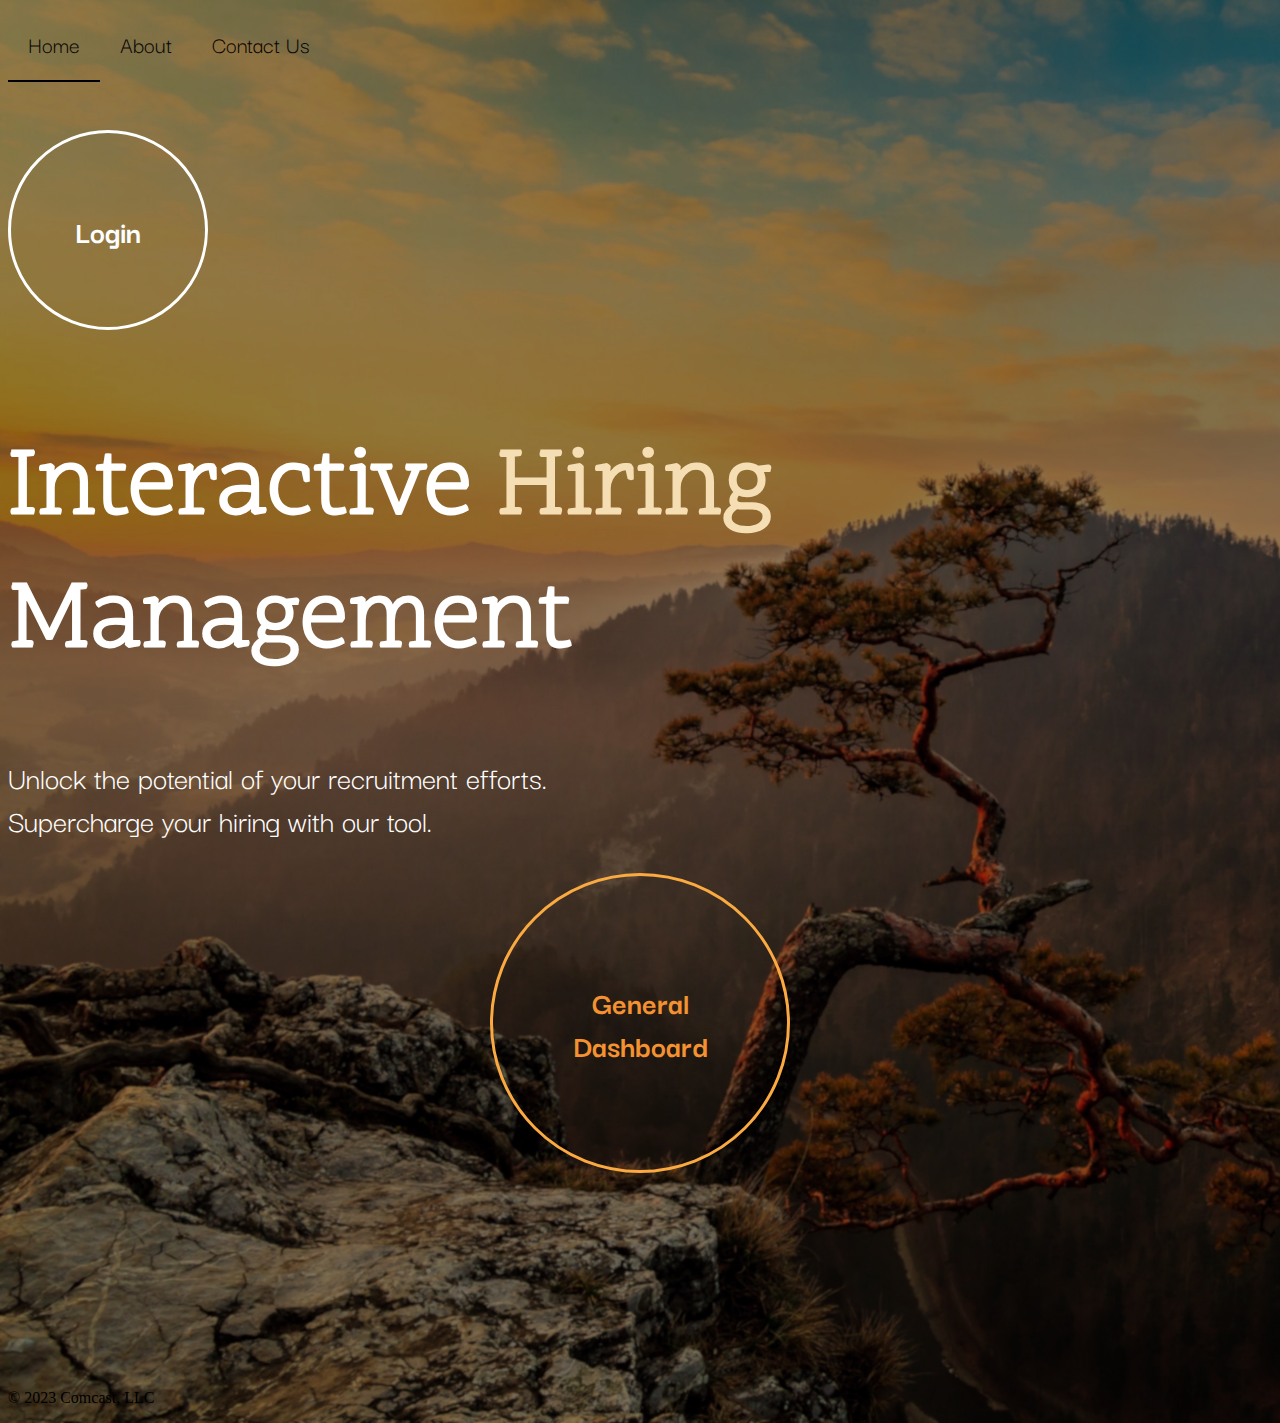
<file: index.html>
<!DOCTYPE html>
<html lang="en" dir="ltr">
  <head>
    <meta charset="utf-8">
    <meta name="viewport" content="width=device-width, initial-scale=1.0">
    <title>HireE</title>
    <link rel="stylesheet" href="style.css">
    <link href="https://cdn.jsdelivr.net/npm/bootstrap@5.3.0/dist/css/bootstrap.min.css" rel="stylesheet" integrity="sha384-9ndCyUaIbzAi2FUVXJi0CjmCapSmO7SnpJef0486qhLnuZ2cdeRhO02iuK6FUUVM" crossorigin="anonymous">
    <link rel="preconnect" href="https://fonts.googleapis.com">
    <link rel="preconnect" href="https://fonts.gstatic.com" crossorigin>
    <link href="https://fonts.googleapis.com/css2?family=Scope+One&display=swap" rel="stylesheet">
    <link rel="preconnect" href="https://fonts.googleapis.com">
    <link rel="preconnect" href="https://fonts.gstatic.com" crossorigin>
    <link href="https://fonts.googleapis.com/css2?family=Darker+Grotesque:wght@300&display=swap" rel="stylesheet">
   
  </head>

  <body >
    <div id="Head" >
        <div class="site-nav">
            <header class="d-flex justify-content-center py-3">
              <ul class="nav nav-pills">
                <li class="nav-item "><a href="./index.html" class="nav-link text-light    " aria-current="page">Home</a></li>
                <li class="nav-item"><a href="./about/about.html" class="nav-link text-light ">About</a></li>
      
                <li class="nav-item "><a href="./contact/contact.html" class="nav-link text-light">Contact Us</a></li>
              </ul>
            </header>
          </div>
      </div>

    
      <div class="text-light  text-center ">
        <div class="py-5">
          <div class="login">
            <a href="./login/login.html"><button type="button" class="button btn-circle btn-xl button-grow">Login</button></a>
        </div>
          <h1 class="fw-bold text-white topic col-lg-12  mx-auto ">Interactive <span>Hiring</span> Management</h1>
          <div class="col-lg-6 col-md-4 mx-auto">
            <p class="mb-4 sentence ">Unlock the potential of your recruitment efforts.<br/>Supercharge your hiring with our tool.</p>
           
          </div>
        </div>
      </div>
     
        <div class="container_1">
          <div>
            <a href="./dashboard/dashboard.html"><button type="button" class=" button btn-circle_dashboard btn-xl_dashboard button-grow_dashboard ">General <br/> Dashboard </button></a>
          </div>
         
        </div>
     
        <div class="container">
          <footer class="d-flex flex-wrap justify-content-center align-items-center border-top py-3 px-5">
            <p class="col-md-4 text-white px-5">© 2023 Comcast, LLC</p>
          </footer>
        </div>

    <script src="https://ajax.googleapis.com/ajax/libs/jquery/3.7.0/jquery.min.js"></script>
    <script src="./index.js"></script>    
    <script src="https://cdn.jsdelivr.net/npm/bootstrap@5.3.0-alpha3/dist/js/bootstrap.bundle.min.js" integrity="sha384-ENjdO4Dr2bkBIFxQpeoTz1HIcje39Wm4jDKdf19U8gI4ddQ3GYNS7NTKfAdVQSZe" crossorigin="anonymous"></script>
  </body>

</html>
</file>
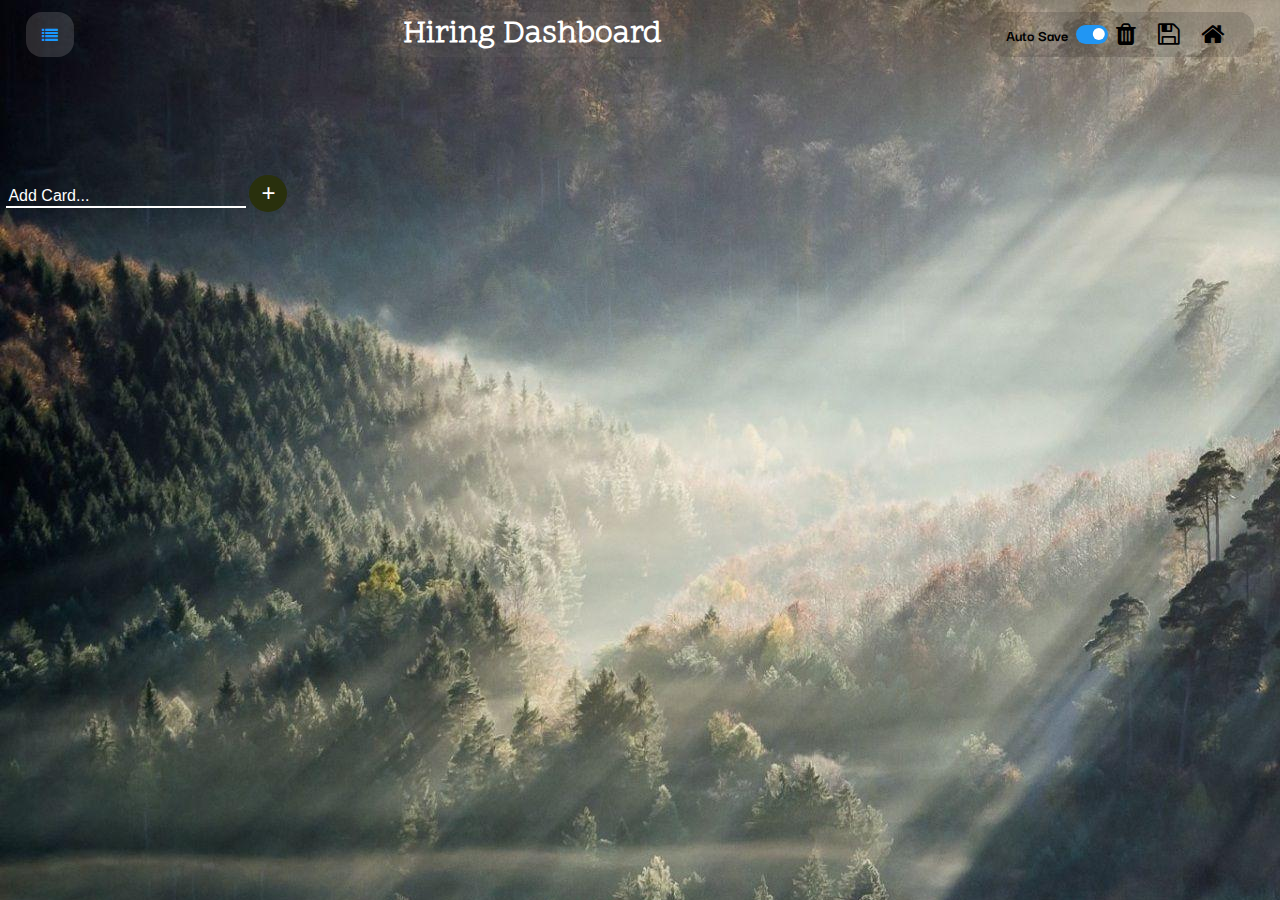
<file: dashboard/dashboard.html>
<!DOCTYPE html>
<html lang="en">
    <head>
        <meta charset="UTF-8">
        <meta http-equiv="X-UA-Compatible" content="IE=edge">
        <meta name="viewport" content="width=device-width, initial-scale=1.0">

        <link rel="apple-touch-icon" sizes="180x180" href="icons/apple-touch-icon.png">
        <link rel="icon" type="image/png" sizes="32x32" href="icons/favicon-32x32.png">
        <link rel="icon" type="image/png" sizes="16x16" href="icons/favicon-16x16.png">
        <link rel="manifest" href="icons/site.webmanifest">
        <link rel="mask-icon" href="icons/safari-pinned-tab.svg" color="#5bbad5">
        <link rel="shortcut icon" href="icons/favicon.ico">
        <meta name="apple-mobile-web-app-title" content="Kards">
        <meta name="application-name" content="Kards">
        <meta name="msapplication-TileColor" content="#2b5797">
        <meta name="msapplication-config" content="icons/browserconfig.xml">
        <meta name="theme-color" content="#ffffff">

        <link rel="stylesheet" href="css/main.css">
        <link rel="stylesheet" href="https://cdnjs.cloudflare.com/ajax/libs/font-awesome/4.7.0/css/font-awesome.min.css" integrity="sha512-SfTiTlX6kk+qitfevl/7LibUOeJWlt9rbyDn92a1DqWOw9vWG2MFoays0sgObmWazO5BQPiFucnnEAjpAB+/Sw==" crossorigin="anonymous" referrerpolicy="no-referrer" />
        <link rel="preconnect" href="https://fonts.googleapis.com">
        <link rel="preconnect" href="https://fonts.gstatic.com" crossorigin>
        <link href="https://fonts.googleapis.com/css2?family=Scope+One&display=swap" rel="stylesheet">
        <link rel="preconnect" href="https://fonts.googleapis.com">
        <link rel="preconnect" href="https://fonts.gstatic.com" crossorigin>
        <link href="https://fonts.googleapis.com/css2?family=Darker+Grotesque:wght@300&display=swap" rel="stylesheet">
        <title>HireE | General Dashboard</title>
    </head>
    <body>
        <header>
            <div class="header-flex">
                <span id="sidebar-button"><i class="fa fa-list"></i></span>
                <h1 id="title" class="text-align-center">Hiring Dashboard</h1>
                <span class="title-actions-container" style="font-size:25px;cursor:pointer;letter-spacing: 1ch;">
                    <label for="auto-save" class="auto-save-text">Auto Save</label>
                    <label class="switch" id="auto-save-label">
                       <input id="auto-save" type="checkbox" checked>
                       <span class="slider round"></span>
                    </label>
                    <i title="Delete this board." id="delete-button" class="fa fa-trash"></i>
                    <i title="Save all boards." id="save-button" class="fa fa-floppy-o"></i>
                    <i title="Go to Homepage." id="home-button" class="fa fa-home"><a href="../index.html"></a></i>
                    
                </span>
            </div>
        </header>
        

        <div id="sidebar" class="sidenav">
            <span id="sidebar-close">&times;</span>
            <p class="is-title">Boards</p>
            <ul id="boards-list">
                <!-- Boards will be listed here... -->
            </ul>

            <div class="flex-col">
                <input type="text" id="add-board-text" name="add-board" placeholder="Add Board...">
                <button id="add-board-button">Add Board</button>
            </div>
        </div>

        <div id="card-context-menu" class="context-menu">
            <!-- Right-click context menu on cards. -->
            <ul>
                <li id="card-context-menu-delete">Delete</li>
                <li id="card-context-menu-clear">Clear</li>
                <li id="card-context-menu-duplicate">Duplicate</li>
            </ul>
        </div>

        <div class="container" id="main-container">
            <div id="cards-container">
                <div id="add-card">
                    <input maxlength="128" type="text" id="add-card-text" name="add-card" placeholder="Add Card..." autofocus>
                    <button id="add-card-button" class="plus-button">+</button>
                </div>
            </div>
        </div>

        <div id="alert-container">
            <div id="alerts">
                <!-- alerts go here -->
            </div>
        </div>

        <div id="confirm-dialog" class="modal">
            <div class="dialog-content">
                <span id="confirm-dialog-close" class="confirm-dialog-close">&times;</span>
                <div id="confirm-dialog-text" class="confirm-dialog-text"></div>
                <div class="confirm-dialog-actions">
                    <button id="confirm-dialog-cancel" class="confirm-dialog-cancel"> Cancel </button>
                    <button id="confirm-dialog-confirm" class="confirm-dialog-confirm"> Confirm </button>
                </div>
            </div>
        </div>

        <script src="js/main.js"></script>
    </body>
</html>
</file>
<file: style.css>
body{
  background: url("./images/new_3.jpeg");
  background-repeat: no-repeat;
  background-size: cover;
} 
.sentence{
  font-family: 'Darker Grotesque', sans-serif;
  font-stretch: extra-expanded;
  font-size: 2rem;
  color:white;
}
span{
  color:wheat;
}
.topic{
  font-family: 'Scope One', serif;
  font-stretch: extra-expanded;
  font-size: 6rem;
  color:white;
  padding-top: 30px;
  
}
.container_1{
    display: flex;
    gap: 250px;
    padding-bottom: 200px;
    justify-content: center;
    flex-wrap: wrap;
    flex-basis: auto;

}
.btn-circle.btn-xl {
  width: 200px;
  height: 200px;
  padding: 13px 18px;
  border-radius: 50%;
  font-size: 2rem;
  text-align: center;
  background: none;
  border-color: white;
  border-width: 3px;
  color: white;
  font-family: 'Darker Grotesque', sans-serif;
  font-size: 2rem;
  font-weight: bolder;
 
  background-color: transparent;
  padding: 0 16px;
  cursor: pointer;
  transition: all 0.3s ease-in-out;
}
.login{
  padding-top: 50px;
}

.button-grow {
  
  color: white;
  background-color: transparent;
  border: 2px solid white;
  border-radius: 4px;
  padding: 0 16px;
  cursor: pointer;
  transition: all 0.3s ease-in-out;
}

.btn-circle.btn-xl:hover {
  transform: scale(1.3);
}


.btn-circle_dashboard.btn-xl_dashboard {

  width: 300px;
  height: 300px;
  padding: 13px 18px;
  border-radius: 50%;
  font-size: 2rem;
  text-align: center;
  background: none;
  border-color: rgb(250, 170, 65);
  border-width: 3px;
  color: rgb(244, 146, 49);
  font-family: 'Darker Grotesque', sans-serif;
  font-size: 2rem;
  font-weight: bolder;
 
  background-color: transparent;
  padding: 0 16px;
  cursor: grab;
  transition: all 0.3s ease-in-out;
}
.button-grow_dashboard{
  
  color: rgb(239, 144, 42);
  background-color: transparent;
  border: 2px solid rgb(253, 148, 1);
  border-radius: 4px;
  padding: 0 16px;
  cursor: pointer;
  transition: all 0.3s ease-in-out;
}

.btn-circle_dashboard.btn-xl_dashboard:hover {
  transform: scale(1.2);
}



ul {
  display: flex;
  padding: 0;
  margin: 0;
  list-style-type: none;
}
ul:hover li:not(:hover) a {
  opacity: 0.2;
}
ul li {
  position: relative;
  padding: 20px 20px 20px 20px;
  cursor: pointer;
  font-family: 'Darker Grotesque', sans-serif;
  font-size: 1.5rem;
}
ul li::after {
  position: absolute;
  content: "";
  top: 100%;
  left: 0;
  width: 100%;
  height: 2px;
  background: #000000;
  transform: scaleX(0);
  transition: 0.4s cubic-bezier(0.165, 0.84, 0.44, 1);
}
ul li:hover::after, ul li.active::after {
  transform: scaleX(1);
}
ul li a {
  position: relative;
  display: flex;
  color: rgb(8, 6, 6);
  font-family: 'Darker Grotesque', sans-serif;
  text-decoration: none;
  transition: 0.4s cubic-bezier(0.165, 0.84, 0.44, 1);
}
</file>
<file: dashboard/css/main.css>
:root {
    /* --primary-color-light: #008fe2;*/
    --primary-color-dark: hsl(72, 56%, 12%);
    --secondary-color: white;
    background-image: url("../images/bg.jpg");   
}

::-webkit-scrollbar {
    width: 10px;
    height: 10px;
    background: var(--primary-color-dark);
    border-radius: 10px;
}

::-webkit-scrollbar-track {
    border-radius: 10px;
}

::-webkit-scrollbar-thumb {
    background: var(--primary-color-light);
    border-radius: 10px;
}

* {
    box-sizing: border-box;
}

html {
    height: 100%;
}

body {
    font-family: 'Darker Grotesque', sans-serif;
    font-stretch: expanded;
    font-weight: bolder;
    font-size: medium;
    height: 100%;
    margin: 0;
    overflow-y: hidden; /* Hide vertical scrollbar */
}

.sidenav {
    height: 100%;
    width: 0;
    position: fixed;
    z-index: 1;
    top: 0;
    left: 0;
    background-color: #bbe0f380;
    overflow-x: hidden;
    transition: width 0.5s;
    padding-top: 4rem;
}

.sidenav p.is-title {
    font-size: 1.5rem;
    color: #faf7f7;
    display: block;
    transition: 0.3s;
    text-align: center;
}

.sidenav p:hover {
    color: white;
}

.sidenav > ul {
    list-style: none;
    padding-left: 0;
}

.sidenav > ul > li {
    font-size: 1rem;
    color: rgb(0, 0, 0);
    background-color: #a7a3a3;
    padding: 0.5rem;
    margin-inline: 1em;
    margin-bottom: 1rem;
    border-radius: 0.5rem;
    box-shadow: 3px 3px var(--primary-color-light);
}

.sidenav > ul > li.is-active {
    box-shadow: 3px 3px yellow;
}

.sidenav > ul > li.is-active:hover {
    box-shadow: 3px 3px orange;
}

.sidenav > ul > li:hover {
    color: var(--primary-color-dark);
    cursor: pointer;
    box-shadow: 3px 3px var(--primary-color-dark);
}
  
.sidenav #sidebar-close {
    color: rgb(244, 238, 238);
    cursor: pointer;
    position: absolute;
    top: 0;
    right: 25px;
    font-size: 2.25rem;
    margin-left: 50px;
}

.container {
    width: min(99%, 90.5rem);
    margin-inline: auto;
    overflow-x: auto;
    min-height: 85%;
}

#cards-container {
    display: flex;
    flex-wrap:nowrap;
    flex-direction: row;
    align-items: flex-start;
    gap: 0.85rem;
    margin-top: 100px;
}

.parent-card {
    flex-shrink: 0;
    padding: 1rem 0.5rem;
    background-color: #d9dfe9;
    border-radius: 0.8rem;
    width: 18.5rem;
    box-shadow: 3px 3px 3px rgba(190, 5, 5, 0.15);
}

.card-title {
    font-size: 1.2rem;

}

.item-title {
    font-size: 1rem;
    text-align: center;
}

.parent-card > ul {
    max-height: 20rem;
    overflow-y: auto;
    padding-left: 0;
    list-style: none;
    text-align: center;
}

.parent-card > span {
    display: flex;
    gap: 1rem;
    justify-content: center;
    align-items: center;
}

.parent-card > ul > li {
    display: flex;
    align-items: center;
    justify-content: space-between;
    gap: 1.5rem;
    background-color: #f8f6f6;
    padding: 0.5rem;
    margin-right: 0.5em;
    margin-bottom: 0.7rem;
    border-radius: 0.5rem;
    box-shadow: 0px 2px rgba(39, 34, 34, 0.63);
    text-align: center;
}

.parent-card > ul > li > span {
    letter-spacing: 0.7rem;
}

.fa {
    display: block;
    left: 50%;
}

.fa:hover, #sidebar-button:hover {
    cursor: pointer;
    color: var(--primary-color-light);
}

.parent-card > ul > li > p {
    margin: 0;
}

.text-align-center {
    text-align: center;
}

.text-fix {
	word-break: break-all;
    text-overflow: ellipsis;
    margin: 15.936px 0px;
}

.unselectable {
    user-select: none;
}

#title {
    color: white;
    margin: 0;
    font-family: 'Scope One', serif;
    font-stretch: extra-expanded;
    font-weight: 600;
    background-color: rgba(120, 116, 116, 0.15);
    padding-inline: 1rem;
    border-radius: 1rem;
}

input[type="text"] {
    border: none;
    color: #e09244;
    border-bottom: 2px solid rgb(0, 0, 0);
    font-size: 1em;
    width: 15rem;
    background-color: transparent;
}

input[type="text"]:focus {
    border: none;
    border-bottom: 2px solid #2b2525;
    outline: none;
}

#add-card > input[type="text"]::placeholder {
    color: rgb(255, 255, 255);
}

#add-card > input[type="text"]:focus {
    border: none;
    border-bottom: 2px solid #fefefe;
    outline: none;
}

#add-board-button {
    border: none;
    font-size: 1rem;
    border-radius: 1rem;
    background-color: var(--primary-color);
    color: black;
    padding: 0.5em 1em;
    box-shadow: 0px 2px var(--primary-color-light);
    margin-bottom: 2rem;
}

#add-board-button:hover {
    cursor: pointer;
    color: rgb(253, 224, 144);
    box-shadow: 0px 2px rgb(135, 224, 244);
}

#add-board-text {
    width:100%;
    color:rgb(0, 0, 0);
}

.plus-button {
    border: none;
    font-size: 1.5em;
    border-radius: 100%;
    background-color: var(--primary-color-dark);
    color: white;
    padding: 0.2em 0.5em;
    cursor: pointer;
    transition: 0.3s;
}

.plus-button:hover {
    background-color: var(--primary-color-light);
}

.header-flex {
    margin-inline: 2%;
    display: flex;
    justify-content: space-between;
    flex-direction: row;
    padding-block: 0.75rem 0.1rem;
    margin-bottom: 1rem;
}

.flex-col {
    display: flex;
    align-items: center;
    flex-direction: column;
    gap: 0.5rem;
}

/* Context Menu */

.context-menu {
    background: #cec5c5;
    border-radius: 0.2rem;
    box-shadow: 1px 1px 5px rgba(17, 17, 17, 0.200);

    position: fixed;
    z-index: 15;
    width: 150px;
    display: none;

    transform: scale(0);
    transform-origin: top left;
}

.context-menu.visible {
    display: block;
    transform: scale(1);
    transition: transform 200ms ease-in-out;
}

.context-menu ul li {
    cursor: pointer;
    padding-inline: 0.5rem;
    padding-block: 0.2rem;
}

.context-menu ul li:hover {
    background:#d9d9d9;
}

.context-menu ul {
    list-style-type: none;
    padding: 0;
}

#alert-container {
    position: relative;
}

#alerts {
    position: absolute;
    bottom: 20px;
    right:40px;
    display: flex;
    flex-direction: column;
    align-items: center;
    justify-content: flex-end;
    gap: 1rem;
}

.alert {
    background-color: white;
    color: black;
    padding-block: 0.2rem;
    padding-inline: 2rem;
    border-left: 5px solid red;
    border-radius: 0.5rem;
    box-shadow: 2px 2px 5px rgba(107, 107, 107, 0.63);
}

.animate-hidden {
    visibility: hidden;
    opacity: 0;
    transition: visibility 0s 0.35s, opacity 0.35s linear;
}

/* Modal */
.modal {
    display: none;
    position: fixed;
    z-index: 1;
    padding-top: 20%;
    left: 0;
    top: 0;
    width: 100%;
    height: 100%;
    overflow: auto;
    background-color: rgb(0,0,0);
    background-color: rgba(0,0,0,0.4);
}

/* Modal Content */
.dialog-content {
    background-color: #fefefe;
    margin: auto;
    padding: 20px;
    border: 1px solid #888;
    width: 30%;
}

/* The Close Button */
.confirm-dialog-close {
    color: #aaaaaa;
    float: right;
    font-size: 28px;
    font-weight: bold;
}

.confirm-dialog-text {
    margin-top: 1rem;
}

.confirm-dialog-close:hover,
.confirm-dialog-close:focus {
    color: #000;
    text-decoration: none;
    cursor: pointer;
}

.confirm-dialog-actions {
    margin-top: 2rem;
    display: flex;
    width: 100%;
    justify-content: flex-end;
}

.confirm-dialog-cancel {
    border: none;
    background-color: inherit;
    padding: 7px 14px;
    cursor: pointer;
    display: inline-block;
    color: indianred;
}

.confirm-dialog-confirm {
    border: 2px solid var(--primary-color-dark);
    background-color: white;
    padding: 7px 14px;
    cursor: pointer;
    color: var(--primary-color-dark);
}

#sidebar-button {
    display: flex;
    align-items: center;
    justify-content: center;
    text-align: center;
    margin:0;
    background-color: rgba(253, 251, 251, 0.15);
    color: #1998ff;
    padding-inline: 1rem;
    border-radius: 1rem;
}

.title-actions-container {
    display: flex;
    justify-content: center;
    align-items: center;
    gap: 0.5rem;

    background-color: rgba(14, 14, 14, 0.15);
    padding-inline: 1rem;
    border-radius: 1rem;
}

.auto-save-text {
    font-size: 16px;
    letter-spacing: 0;
}

.switch {
    position: relative;
    display: inline-block;
    width: 2rem;
    height: 1.2rem;
}

.switch input {
    opacity: 0;
    width: 0;
    height: 0;
}

.slider {
    position: absolute;
    cursor: pointer;
    top: 0;
    left: 0;
    right: 0;
    bottom: 0;
    background-color: #ccc;
    transition: .4s;
    border-radius: 34px;
}

.slider:before {
    position: absolute;
    content: "";
    height: 0.75rem;
    width: 0.75rem;
    left: 0.2rem;
    bottom: 0.25rem;
    background-color: white;
    transition: .4s;
    border-radius: 50%;

}

input:checked + .slider {
    background-color: #2196F3;
}

input:focus + .slider {
    box-shadow: 0 0 1px #2196F3;
}

input:checked + .slider:before {
    transform: translateX(0.8rem);
}
</file>
